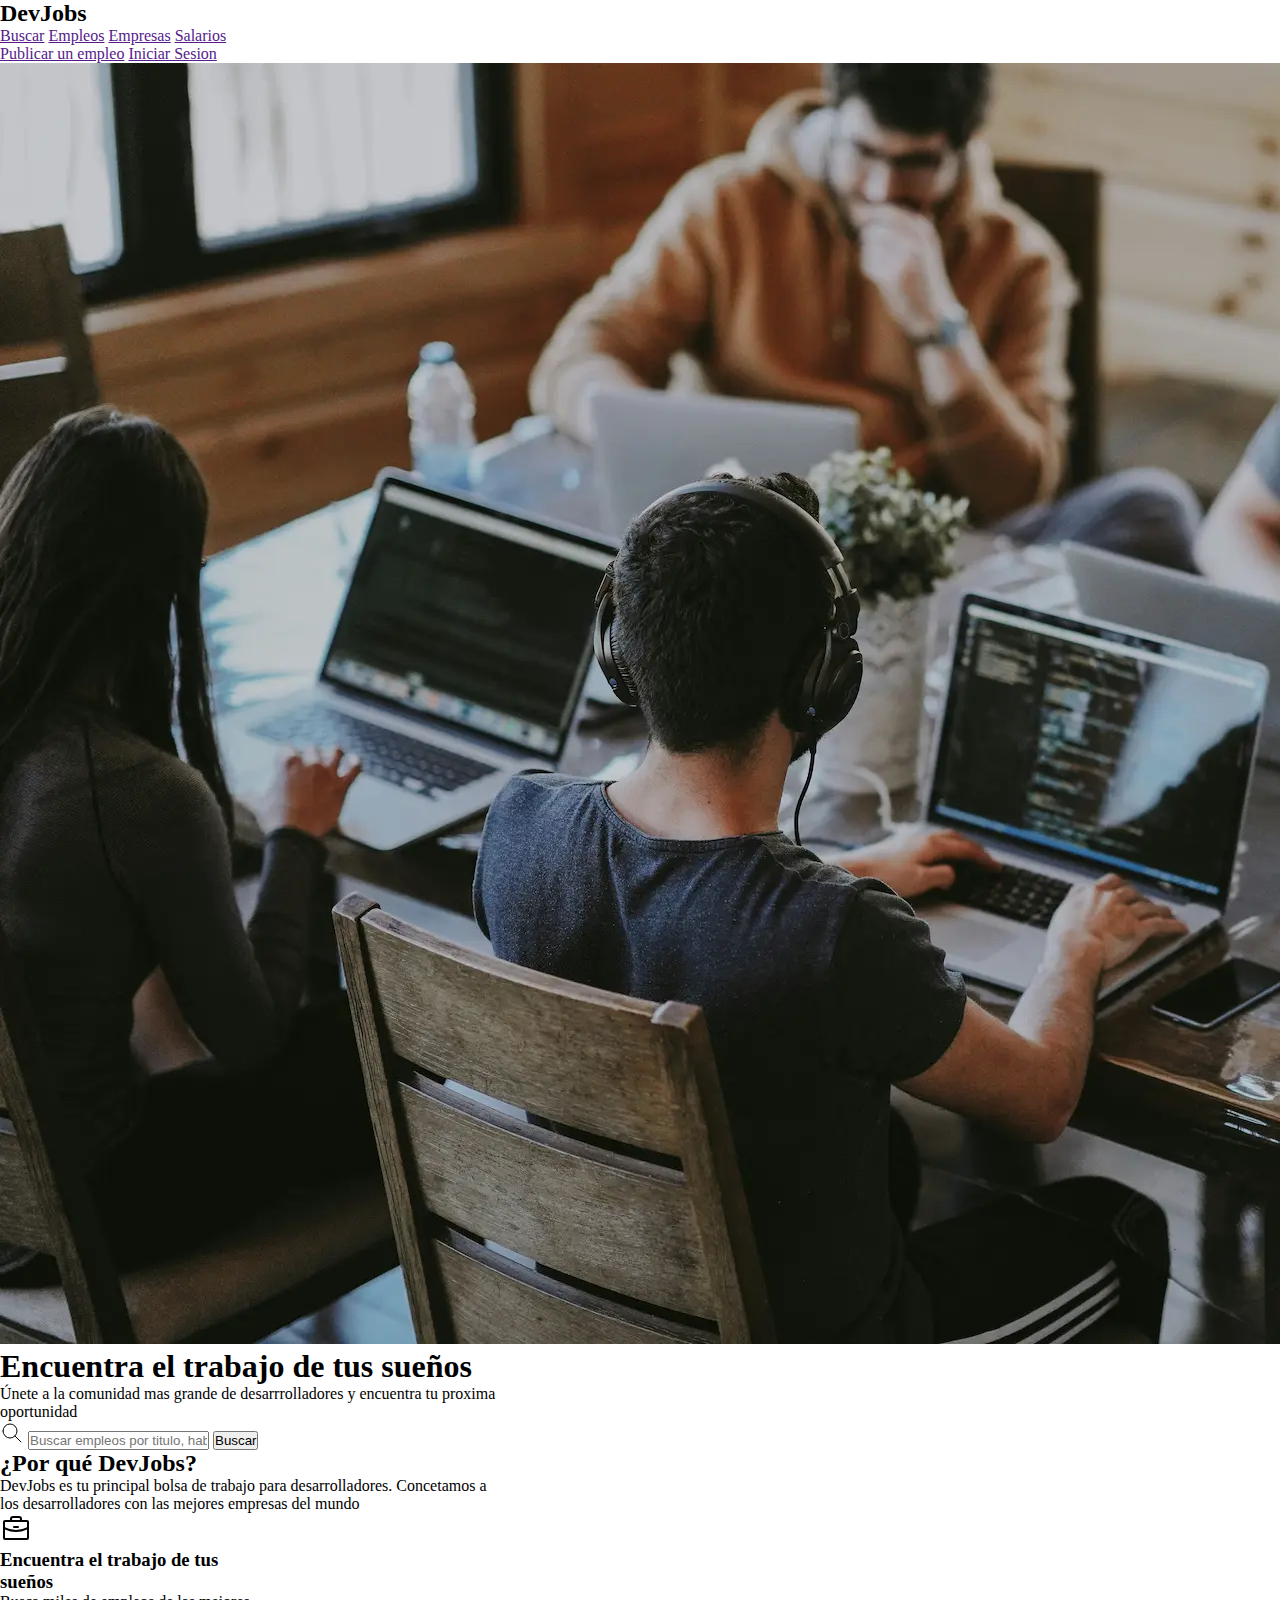
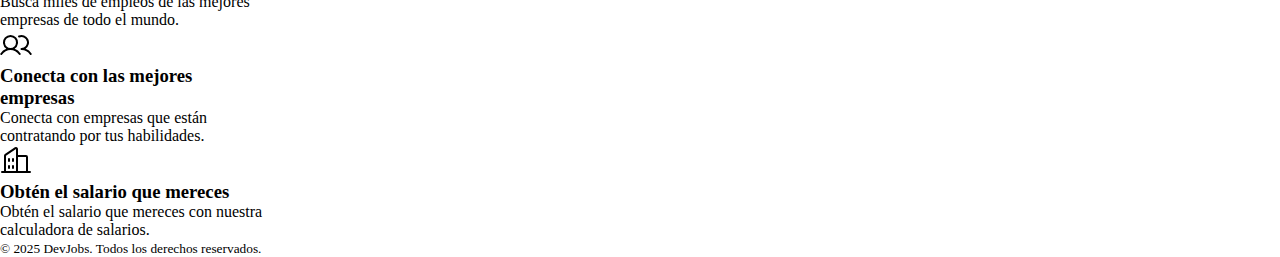
<file: Modulo HTML/index.html>
<!DOCTYPE html>
<html lang="es">

<head>
    <meta charset="UTF-8">
    <meta name="description" content="Encuentra las mejores ofertas de trabajo para desarrolladores en DevJobs">
    <meta name="viewport" content="width=device-width, initial-scale=1.0">
    <title>DevJobs - Inicio</title>
    <link rel="stylesheet" href="style.css">
</head>

<body>
    <!--header-->
    <header class="header">
        <h2>DevJobs</h2>

        <!--la etiqueta nav es de navegacion, google y lectores de pantalla lo reconocen como naveación principal-->
        <nav>
            <a href="">Buscar</a>
            <a href="">Empleos</a>
            <a href="">Empresas</a>
            <a href="">Salarios</a>
        </nav>
        <!-- a significa anchor que traduce ancla de crear un enlance, href = hypertext reference -->
        <div>
            <a href="">Publicar un empleo</a>
            <a href="">Iniciar Sesion</a>
        </div>
    </header>

    <!--main-->
    <main>

        <section>
            <img src="./background.webp" alt="">

            <h1>Encuentra el trabajo de tus sueños</h1>

            <p>Únete a la comunidad mas grande de desarrrolladores y encuentra tu proxima <br> oportunidad</p>

            <form role="search">
                <svg xmlns="http://www.w3.org/2000/svg" width="24" height="24" viewBox="0 0 24 24" fill="none"
                    stroke="currentColor" stroke-width="1" stroke-linecap="round" stroke-linejoin="round"
                    class="icon icon-tabler icons-tabler-outline icon-tabler-search">
                    <path stroke="none" d="M0 0h24v24H0z" fill="none" />
                    <path d="M10 10m-7 0a7 7 0 1 0 14 0a7 7 0 1 0 -14 0" />
                    <path d="M21 21l-6 -6" />
                </svg>
                <input type="text" placeholder="Buscar empleos por titulo, habilidad o empresa">
                <button type="submit">Buscar</button>
            </form>
        </section>

        <section>
            <header>
                <h2>¿Por qué DevJobs?</h2>
                <p>
                    DevJobs es tu principal bolsa de trabajo para desarrolladores. Concetamos a <br> los desarrolladores
                    con
                    las mejores empresas del mundo
                </p>
            </header>

            <div class="container">
                <footer>
                    <article>
                        <svg fill="currentColor" height="32" viewBox="0 0 256 256" width="32"
                            xmlns="http://www.w3.org/2000/svg" aria-hidden="true">
                            <path
                                d="M216,56H176V48a24,24,0,0,0-24-24H104A24,24,0,0,0,80,48v8H40A16,16,0,0,0,24,72V200a16,16,0,0,0,16,16H216a16,16,0,0,0,16-16V72A16,16,0,0,0,216,56ZM96,48a8,8,0,0,1,8-8h48a8,8,0,0,1,8,8v8H96ZM216,72v41.61A184,184,0,0,1,128,136a184.07,184.07,0,0,1-88-22.38V72Zm0,128H40V131.64A200.19,200.19,0,0,0,128,152a200.25,200.25,0,0,0,88-20.37V200ZM104,112a8,8,0,0,1,8-8h32a8,8,0,0,1,0,16H112A8,8,0,0,1,104,112Z">
                            </path>
                        </svg>
                        <h3>
                            Encuentra el trabajo de tus <br> sueños
                        </h3>
                        <p>Busca miles de empleos de las mejores <br> empresas de todo el mundo.</p>
                    </article>

                    <article>
                        <svg fill="currentColor" height="32" viewBox="0 0 256 256" width="32"
                            xmlns="http://www.w3.org/2000/svg" aria-hidden="true">
                            <path
                                d="M117.25,157.92a60,60,0,1,0-66.5,0A95.83,95.83,0,0,0,3.53,195.63a8,8,0,1,0,13.4,8.74,80,80,0,0,1,134.14,0,8,8,0,0,0,13.4-8.74A95.83,95.83,0,0,0,117.25,157.92ZM40,108a44,44,0,1,1,44,44A44.05,44.05,0,0,1,40,108Zm210.14,98.7a8,8,0,0,1-11.07-2.33A79.83,79.83,0,0,0,172,168a8,8,0,0,1,0-16,44,44,0,1,0-16.34-84.87,8,8,0,1,1-5.94-14.85,60,60,0,0,1,55.53,105.64,95.83,95.83,0,0,1,47.22,37.71A8,8,0,0,1,250.14,206.7Z">
                            </path>
                        </svg>
                        <h3>
                            Conecta con las mejores <br> empresas
                        </h3>
                        <p>Conecta con empresas que están <br> contratando por tus habilidades.</p>
                    </article>

                    <article>
                        <svg fill="currentColor" height="32" viewBox="0 0 256 256" width="32"
                            xmlns="http://www.w3.org/2000/svg" aria-hidden="true">
                            <path
                                d="M240,208H224V96a16,16,0,0,0-16-16H144V32a16,16,0,0,0-24.88-13.32L39.12,72A16,16,0,0,0,32,85.34V208H16a8,8,0,0,0,0,16H240a8,8,0,0,0,0-16ZM208,96V208H144V96ZM48,85.34,128,32V208H48ZM112,112v16a8,8,0,0,1-16,0V112a8,8,0,1,1,16,0Zm-32,0v16a8,8,0,0,1-16,0V112a8,8,0,1,1,16,0Zm0,56v16a8,8,0,0,1-16,0V168a8,8,0,0,1,16,0Zm32,0v16a8,8,0,0,1-16,0V168a8,8,0,0,1,16,0Z">
                            </path>
                        </svg>
                        <h3>
                            Obtén el salario que mereces
                        </h3>
                        <p>Obtén el salario que mereces con nuestra <br> calculadora de salarios.</p>
                    </article>
                </footer>
            </div>
        </section>
    </main>
    <!--footer-->
    <footer>
        <small>&copy; 2025 DevJobs. Todos los derechos reservados.</small>
    </footer>

</body>

</html>
</file>
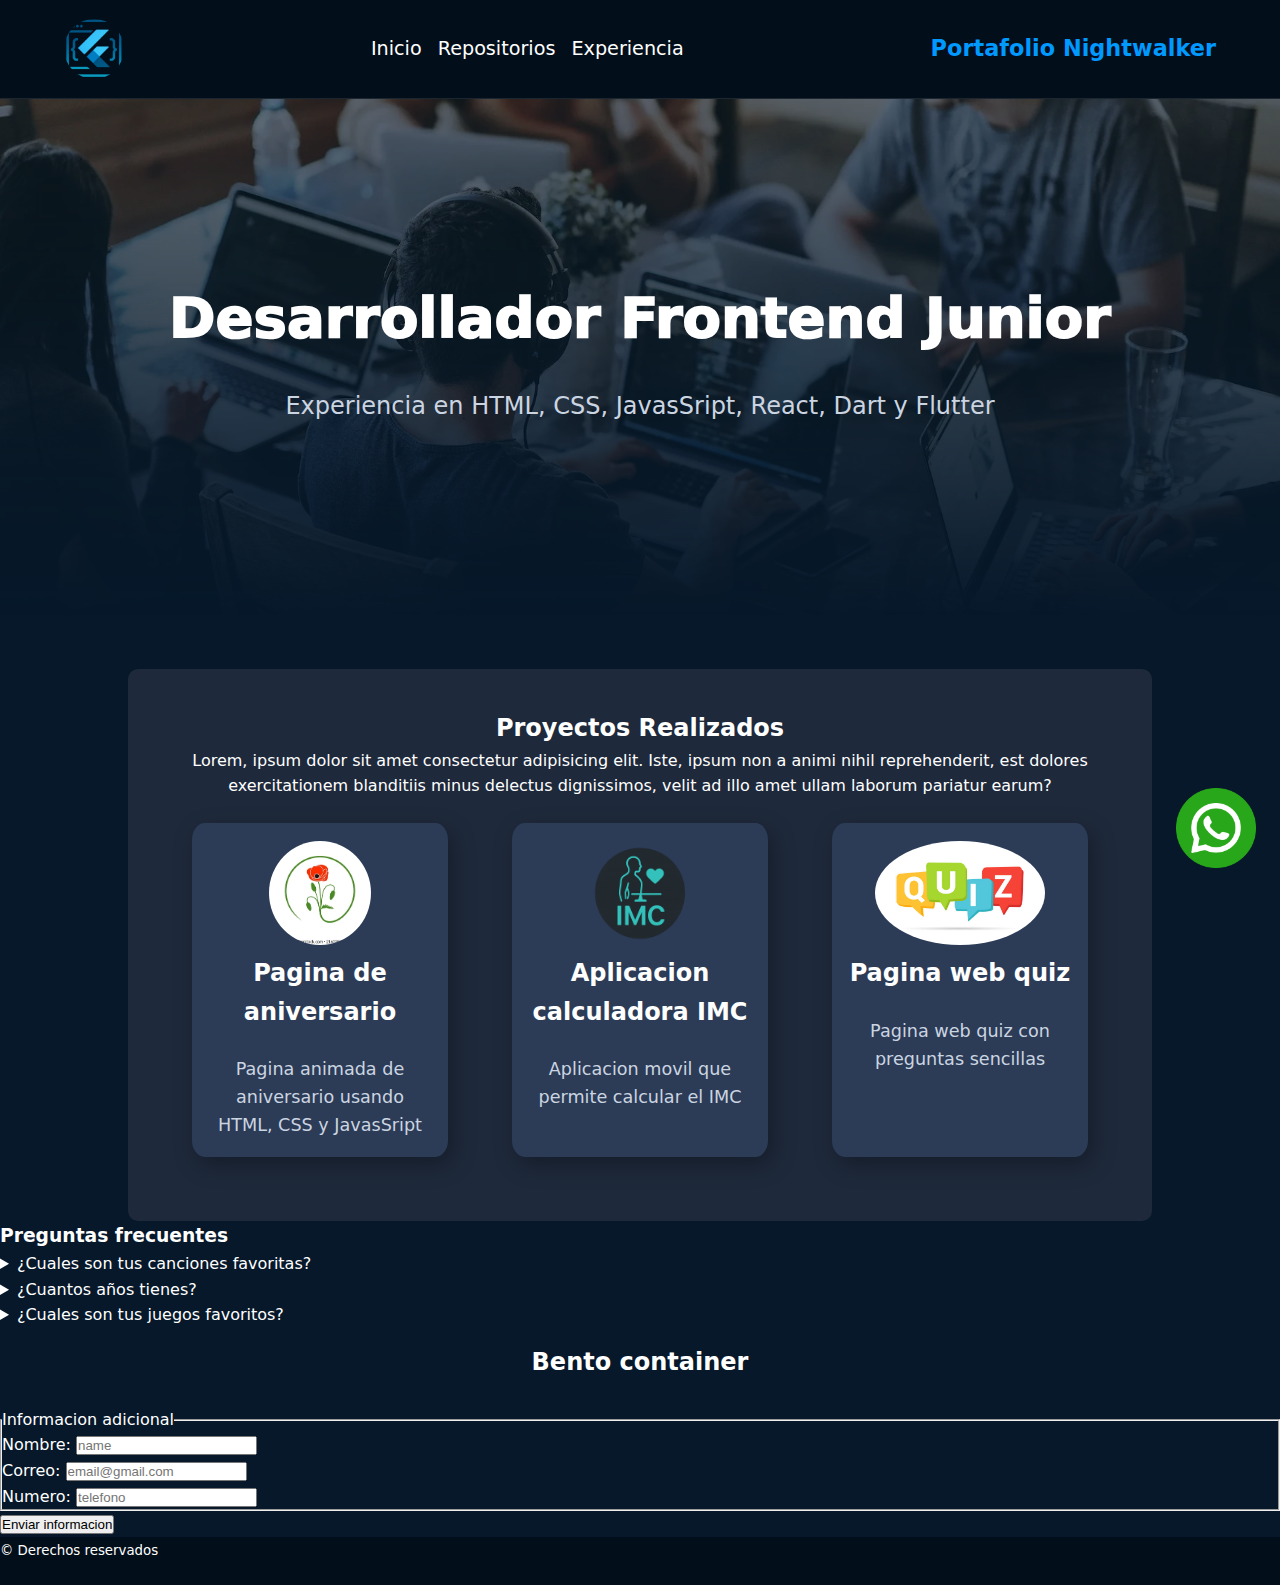
<file: Modulo HTML/Curso HTML/index.html>
<!DOCTYPE html> <!-- Esto le indica al navegador que este documento es un html -->
<html lang="es"> <!--   -->

<head>
    <meta charset="UTF-8">
    <meta name="viewport" content="width=device-width, initial-scale=1.0">
    <title>Portafolio</title>
    <meta name="description" content="Portafolio de Samuel Marin">
    <link rel="shortcut icon" href="./images/icon.png" type="image/x-icon">
    <link rel="stylesheet" href="style.css">
</head>

<body>

    <header class="header">
        <div class="header_container">
        <img src="./images/icon.png" alt="logo del portafolio de Samuel Marin Sanchez" , width="60">
        <nav>
            <a href="#inicio">Inicio</a>
            <a href="#repositorios">Repositorios</a>
            <a href="">Experiencia</a>
        </nav>

        <h2>Portafolio Nightwalker</h2>
        </div>
    </header>

    <main>

        <!-- <dialog id="dialog">
            <h1>esta es una moda</h1>
            <p>presiona el boton para cerrar la modal</p>
            <button id="hidemodal">Cerrar modal</button>
        </dialog>

        <button id="mostrarmodal">Abrir modal</button>

        <script>
            window.mostrarmodal.addEventListener('click', () => {
                window.dialog.showModal()
            })

            window.hidemodal.addEventListener('click', () => {
                window.dialog.close()
            })
        </script>
        -->

        <section>

                <img src="/Modulo HTML/background.webp" alt="">

                <h1 id="inicio">
                    Desarrollador Frontend Junior
                </h1>

                <p>
                    Experiencia en HTML, CSS, JavasSript, React, Dart y Flutter
                </p>

        </section>


        <div class="container-proyects">
            <section class="section-proyects">
                <header>
                    <h2 id="repositorios">Proyectos Realizados</h2>
                    <p>Lorem, ipsum dolor sit amet consectetur adipisicing elit. Iste, ipsum non a animi nihil
                        reprehenderit, est dolores exercitationem blanditiis minus delectus dignissimos, velit ad illo
                        amet
                        ullam laborum pariatur earum?</p>
                </header>


                <footer class="footer-proyects">
                    <article class="card">
                            <img src="./images/flor_icono.webp" alt="">
                            <a href="https://github.com/Samuel0322M/aniversario/tree/main" target="_blank">
                                <h3>Pagina de aniversario</h3>
                            </a>
                            <p>
                                Pagina animada de aniversario usando HTML, CSS y JavasSript
                            </p>
                        </a>


                    </article>

                    <article class="card">
                            <img src="./images/imcIcon (1).png" alt="">
                            <a href="https://github.com/Samuel0322M/flutter_imc" target="_blank">
                            <h3>Aplicacion calculadora IMC</h3>
                            </a>
                            <p>
                                Aplicacion movil que permite calcular el IMC
                            </p>
                    </article>

                    <article class="card">
                            <img src="./images/icon_quiz.jpg" alt="">
                            <a href="https://github.com/Samuel0322M/Quiz" target="_blank">
                            <h3>Pagina web quiz</h3>
                            </a>
                            <p>Pagina web quiz con preguntas sencillas</p>
                    </article>

                </footer>
            </section>
        </div>

        <aside>
            <a href="https://wa.link/tx60r0" target="_blank">
                <img src="./images/icon whatsap.png" alt="">
            </a>
        </aside>

        <section>

            <header>
                <h3>Preguntas frecuentes</h3>
            </header>

            <footer>
                <details>
                    <summary>¿Cuales son tus canciones favoritas?</summary>
                    <p>
                        live and learn
                    </p>
                </details>
                <details>
                    <summary>¿Cuantos años tienes?</summary>
                    <p>
                        19 añitos
                    </p>
                </details>
                <details>
                    <summary>¿Cuales son tus juegos favoritos?</summary>
                    <p>
                        Zelda Breath of the wild, hollow knight
                    </p>
                </details>
            </footer>
        </section>


        <section>
            <h3>Bento container</h3>

            <div class="container">
                <div></div>
                <div></div>
                <div></div>
                <div></div>
                <div></div>
            </div>
        </section>

        <br>

        <section>
            <form action="/" method="post">
                <fieldset>
                    <legend>
                        Informacion adicional
                    </legend>
                    <div>
                        <label>
                            Nombre:
                            <input type="text" placeholder="name" name="name" required>
                        </label>
                    </div>
                    <div>
                        <label>
                            Correo:
                            <input type="email" placeholder="email@gmail.com" name="email" required>
                        </label>
                    </div>
                    <div>
                        <label>
                            Numero:
                            <input type="tel" , placeholder="telefono" , name="telefono">
                        </label>
                    </div>
                </fieldset>
                <button>Enviar informacion</button>
            </form>
        </section>


    </main>

    <footer class="footer-container">
        <small>&copy; Derechos reservados</small>
    </footer>
</body>

</html>
</file>
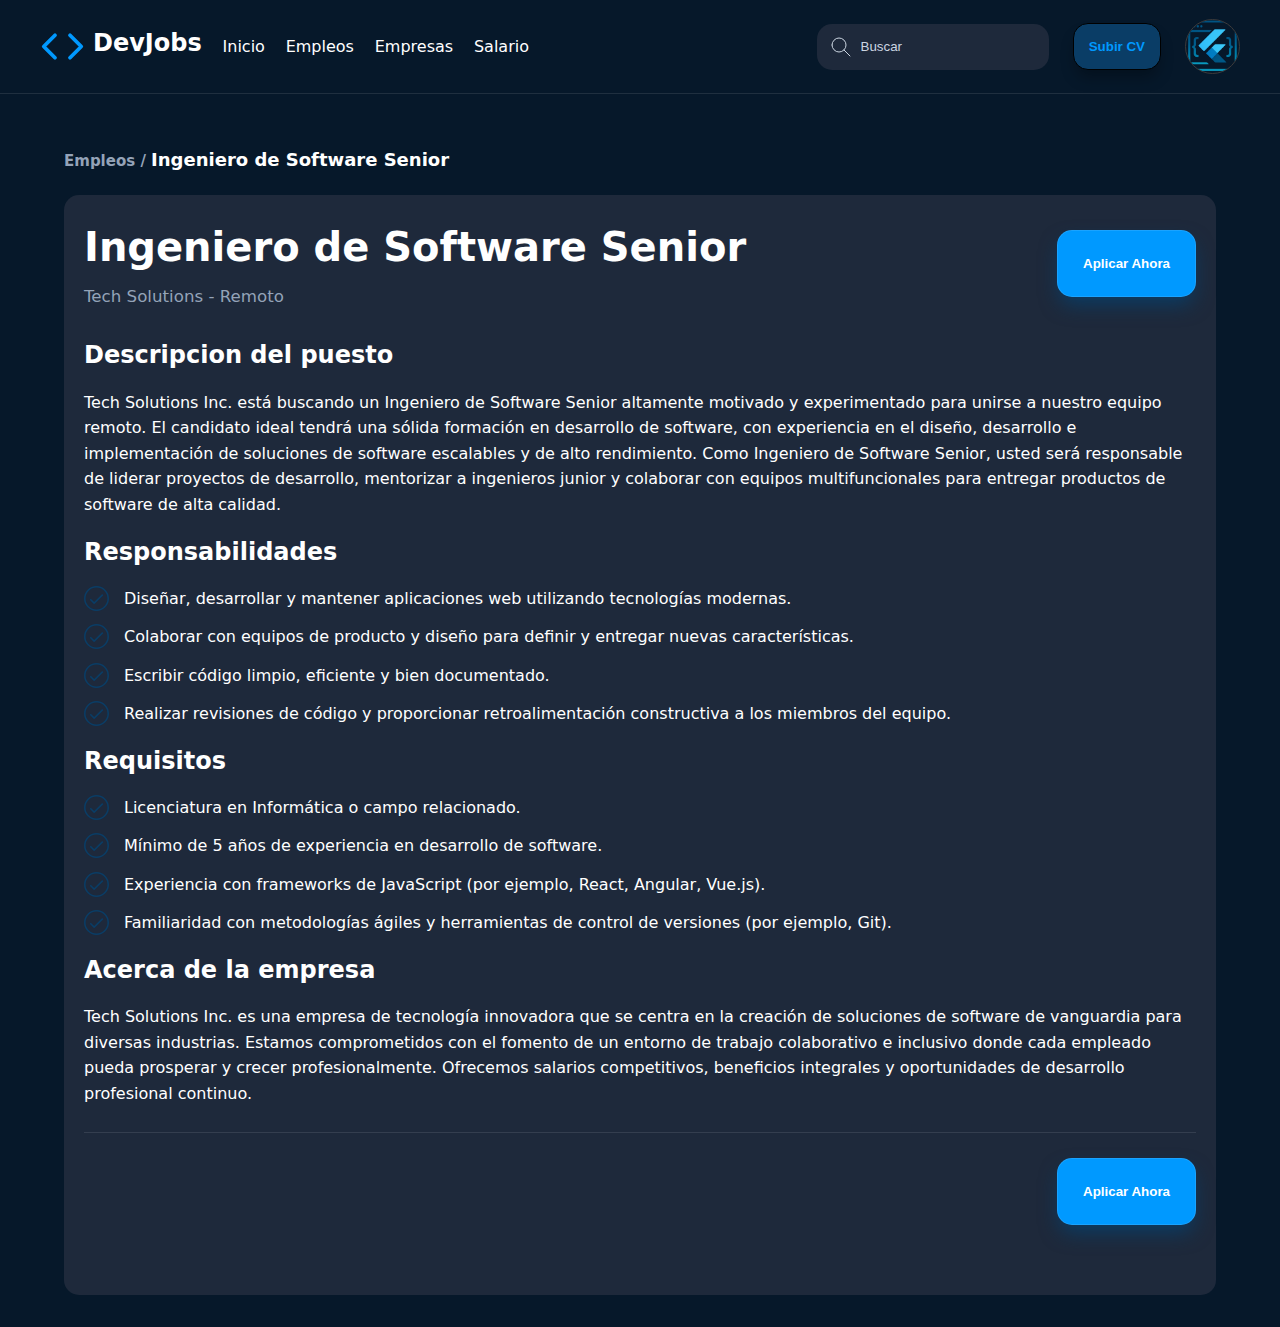
<file: Modulo HTML/detalle-resultados-page.html>
<!DOCTYPE html>
<html lang="en">

<head>
    <meta charset="UTF-8">
    <meta name="viewport" content="width=device-width, initial-scale=1.0">
    <title>detalle de resultado</title>
    <link rel="stylesheet" href="/styles/detalle-resultados-style.css">
</head>

<body>

    <header>
        <nav>
            <h1>
                <svg fill="none" stroke="currentColor" stroke-linecap="round" stroke-linejoin="round" stroke-width="2"
                    viewBox="0 0 24 24" xmlns="http://www.w3.org/2000/svg">
                    <polyline points="16 18 22 12 16 6"></polyline>
                    <polyline points="8 6 2 12 8 18"></polyline>
                </svg>
                <a href="/index-main.html">DevJobs</a>
            </h1>
            <a href="#">Inicio</a>
            <a href="#">Empleos</a>
            <a href="#">Empresas</a>
            <a href="#">Salario</a>
        </nav>

        <div class="header-search">
            <form role="search">
                <div>
                    <svg xmlns="http://www.w3.org/2000/svg" width="24" height="24" viewBox="0 0 24 24" fill="none"
                        stroke="currentColor" stroke-width="1" stroke-linecap="round" stroke-linejoin="round"
                        class="icon icon-tabler icons-tabler-outline icon-tabler-search">
                        <path stroke="none" d="M0 0h24v24H0z" fill="none" />
                        <path d="M10 10m-7 0a7 7 0 1 0 14 0a7 7 0 1 0 -14 0" />
                        <path d="M21 21l-6 -6" />
                    </svg>
                    <input type="text" placeholder="Buscar">
                </div>
            </form>

            <button>Subir CV</button>
            <img src="/Modulo HTML/Curso HTML/images/icon.png" alt="">
        </div>
    </header>

    <main>
        <h4>
            <small>Empleos / </small>
            Ingeniero de Software Senior
        </h4>

        <section>

            <header>
                <div class="title">
                    <h1>Ingeniero de Software Senior</h1>
                    <small>Tech Solutions - Remoto</small>
                </div>
                <button class="button-apply">Aplicar Ahora</button>
            </header>

            <article>
                <h3>Descripcion del puesto</h3>
                <p>
                    Tech Solutions Inc. está buscando un Ingeniero de Software Senior altamente motivado y experimentado
                    para unirse a nuestro equipo remoto. El candidato ideal tendrá una sólida formación en desarrollo de
                    software, con experiencia en el diseño, desarrollo e implementación de soluciones de software
                    escalables y de alto rendimiento. Como Ingeniero de Software Senior, usted será responsable de
                    liderar proyectos de desarrollo, mentorizar a ingenieros junior y colaborar con equipos
                    multifuncionales para entregar productos de software de alta calidad.
                </p>
            </article>

            <article>
                <h3>Responsabilidades</h3>
                <ul>
                    <li><svg xmlns="http://www.w3.org/2000/svg" viewBox="0 0 32 32">
                            <g data-name="60-Check">
                                <path
                                    d="M16 0a16 16 0 1 0 16 16A16 16 0 0 0 16 0zm0 30a14 14 0 1 1 14-14 14 14 0 0 1-14 14z" />
                                <path d="m13 20.59-4.29-4.3-1.42 1.42 5 5a1 1 0 0 0 1.41 0l11-11-1.41-1.41z" />
                            </g>
                        </svg>
                        Diseñar, desarrollar y mantener aplicaciones web utilizando tecnologías modernas.</li>
                    <li><svg xmlns="http://www.w3.org/2000/svg" viewBox="0 0 32 32">
                            <g data-name="60-Check">
                                <path
                                    d="M16 0a16 16 0 1 0 16 16A16 16 0 0 0 16 0zm0 30a14 14 0 1 1 14-14 14 14 0 0 1-14 14z" />
                                <path d="m13 20.59-4.29-4.3-1.42 1.42 5 5a1 1 0 0 0 1.41 0l11-11-1.41-1.41z" />
                            </g>
                        </svg>
                        Colaborar con equipos de producto y diseño para definir y entregar nuevas características.</li>
                    <li><svg xmlns="http://www.w3.org/2000/svg" viewBox="0 0 32 32">
                            <g data-name="60-Check">
                                <path
                                    d="M16 0a16 16 0 1 0 16 16A16 16 0 0 0 16 0zm0 30a14 14 0 1 1 14-14 14 14 0 0 1-14 14z" />
                                <path d="m13 20.59-4.29-4.3-1.42 1.42 5 5a1 1 0 0 0 1.41 0l11-11-1.41-1.41z" />
                            </g>
                        </svg>
                        Escribir código limpio, eficiente y bien documentado.</li>
                    <li><svg xmlns="http://www.w3.org/2000/svg" viewBox="0 0 32 32">
                            <g data-name="60-Check">
                                <path
                                    d="M16 0a16 16 0 1 0 16 16A16 16 0 0 0 16 0zm0 30a14 14 0 1 1 14-14 14 14 0 0 1-14 14z" />
                                <path d="m13 20.59-4.29-4.3-1.42 1.42 5 5a1 1 0 0 0 1.41 0l11-11-1.41-1.41z" />
                            </g>
                        </svg>
                        Realizar revisiones de código y proporcionar retroalimentación constructiva a los miembros del
                        equipo.</li>
                </ul>
            </article>

            <article>
                <h3>Requisitos</h3>
                <ul>
                    <li><svg xmlns="http://www.w3.org/2000/svg" viewBox="0 0 32 32">
                            <g data-name="60-Check">
                                <path
                                    d="M16 0a16 16 0 1 0 16 16A16 16 0 0 0 16 0zm0 30a14 14 0 1 1 14-14 14 14 0 0 1-14 14z" />
                                <path d="m13 20.59-4.29-4.3-1.42 1.42 5 5a1 1 0 0 0 1.41 0l11-11-1.41-1.41z" />
                            </g>
                        </svg>
                        Licenciatura en Informática o campo relacionado.</li>
                    <li><svg xmlns="http://www.w3.org/2000/svg" viewBox="0 0 32 32">
                            <g data-name="60-Check">
                                <path
                                    d="M16 0a16 16 0 1 0 16 16A16 16 0 0 0 16 0zm0 30a14 14 0 1 1 14-14 14 14 0 0 1-14 14z" />
                                <path d="m13 20.59-4.29-4.3-1.42 1.42 5 5a1 1 0 0 0 1.41 0l11-11-1.41-1.41z" />
                            </g>
                        </svg>
                        Mínimo de 5 años de experiencia en desarrollo de software.</li>
                    <li><svg xmlns="http://www.w3.org/2000/svg" viewBox="0 0 32 32">
                            <g data-name="60-Check">
                                <path
                                    d="M16 0a16 16 0 1 0 16 16A16 16 0 0 0 16 0zm0 30a14 14 0 1 1 14-14 14 14 0 0 1-14 14z" />
                                <path d="m13 20.59-4.29-4.3-1.42 1.42 5 5a1 1 0 0 0 1.41 0l11-11-1.41-1.41z" />
                            </g>
                        </svg>
                        Experiencia con frameworks de JavaScript (por ejemplo, React, Angular, Vue.js).</li>
                    <li><svg xmlns="http://www.w3.org/2000/svg" viewBox="0 0 32 32">
                            <g data-name="60-Check">
                                <path
                                    d="M16 0a16 16 0 1 0 16 16A16 16 0 0 0 16 0zm0 30a14 14 0 1 1 14-14 14 14 0 0 1-14 14z" />
                                <path d="m13 20.59-4.29-4.3-1.42 1.42 5 5a1 1 0 0 0 1.41 0l11-11-1.41-1.41z" />
                            </g>
                        </svg>
                        Familiaridad con metodologías ágiles y herramientas de control de versiones (por ejemplo, Git).
                    </li>
                </ul>
            </article>

            <article>
                <h3>Acerca de la empresa</h3>
                <p>Tech Solutions Inc. es una empresa de tecnología innovadora que se centra en la creación de
                    soluciones de software de vanguardia para diversas industrias. Estamos comprometidos con el fomento
                    de un entorno de trabajo colaborativo e inclusivo donde cada empleado pueda prosperar y crecer
                    profesionalmente. Ofrecemos salarios competitivos, beneficios integrales y oportunidades de
                    desarrollo profesional continuo.</p>
            </article>

            <footer>
                <button class="button-apply">Aplicar Ahora</button>
            </footer>
        </section>


    </main>

    <footer>

    </footer>
</body>

</html>
</file>
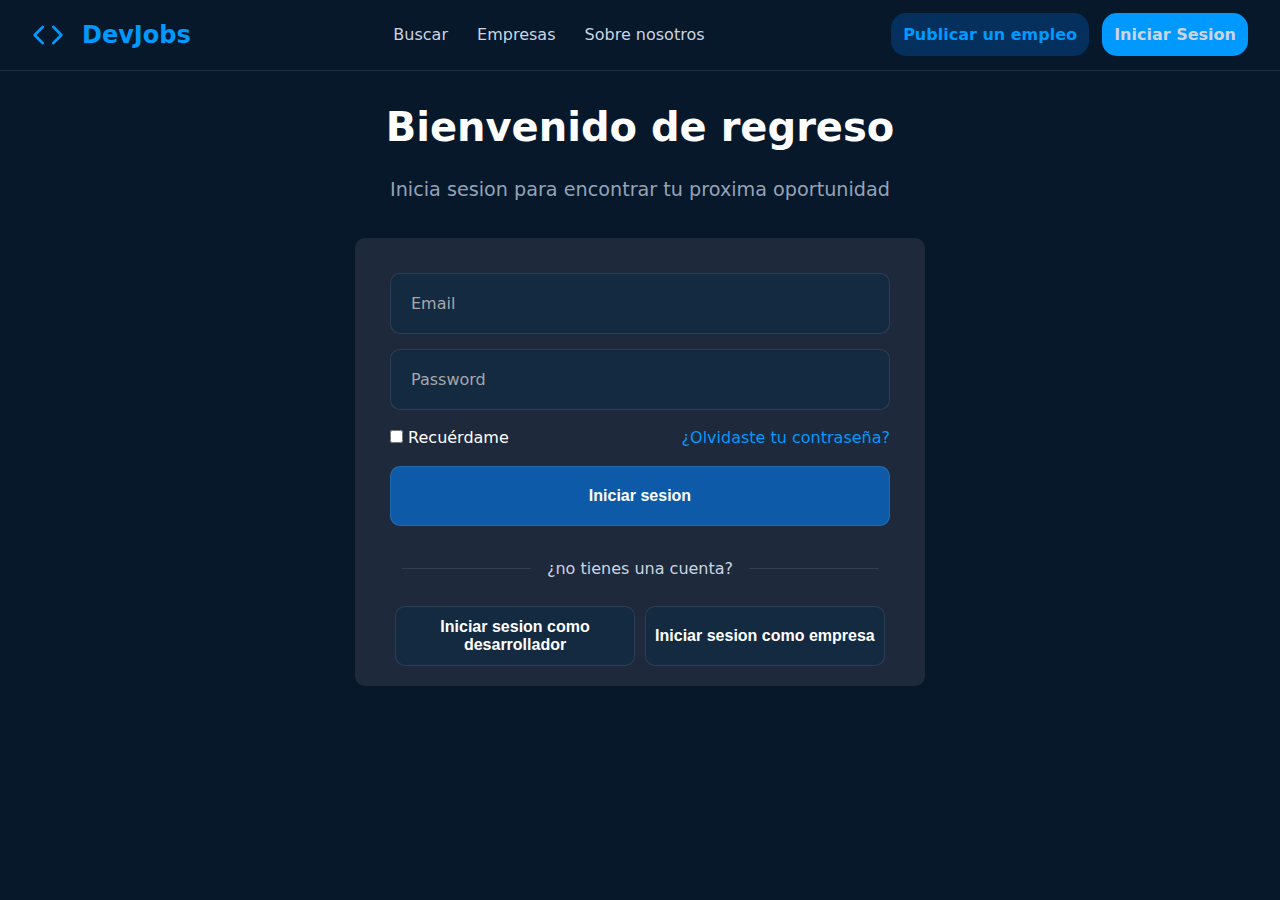
<file: Modulo HTML/login-page.html>
<!DOCTYPE html>
<html lang="en">

<head>
    <meta charset="UTF-8">
    <meta name="viewport" content="width=device-width, initial-scale=1.0">
    <title>Login</title>
    <link rel="stylesheet" href="/styles/login-style.css">
</head>

<body>

    <header>
        <h1>
            <svg fill="none" stroke="currentColor" stroke-linecap="round" stroke-linejoin="round" stroke-width="2"
                viewBox="0 0 24 24" xmlns="http://www.w3.org/2000/svg">
                <polyline points="16 18 22 12 16 6"></polyline>
                <polyline points="8 6 2 12 8 18"></polyline>
            </svg>
            DevJobs
        </h1>

        <!--la etiqueta nav es de navegacion, google y lectores de pantalla lo reconocen como naveación principal-->
        <nav>
            <a href="">Buscar</a>
            <a href="">Empresas</a>
            <a href="">Sobre nosotros</a>
        </nav>
        <!-- a significa anchor que traduce ancla de crear un enlance, href = hypertext reference -->
        <div class="botton-work">
            <a href="">Publicar un empleo</a>
            <a href="">Iniciar Sesion</a>
        </div>
    </header>

    <main>
        <h1>Bienvenido de regreso</h1>
        <p>Inicia sesion para encontrar tu proxima oportunidad</p>

        <section>

            <form role="log">

                <div class="inputs-box">
                    <div class="input">
                        <!--  -->

                        <input type="email" placeholder="Email">
                    </div>

                    <div class="input">
                        <!-- <svg xmlns="http://www.w3.org/2000/svg" width="24" height="24">
                            <path d="M18 7V4a2 2 0 0 0-2-2H8a2 2 0 0 0-2 2v3H3v14h18V7zM8 4h8v3H8zm11 15H5V9h14z" />
                            <path d="M11 14.722V17h2v-2.278a2 2 0 1 0-2 0z" />
                        </svg> -->
                        <input type="password" placeholder="Password">
                    </div>
                </div>


                <fieldset>
                    <div class="remember-box">
                        <label>
                            <input type="checkbox" name="remember">
                            Recuérdame
                        </label>
                    </div>
                    <a href="#">¿Olvidaste tu contraseña?</a>
                </fieldset>


                <button type="submit">Iniciar sesion</button>
            </form>

            
            <p>¿no tienes una cuenta?</p>

            <div class="buttons-logins">
                <button>Iniciar sesion como desarrollador</button>
                <button>Iniciar sesion como empresa</button>
            </div>
        </section>

    </main>

    <footer>

    </footer>
</body>

</html>
</file>
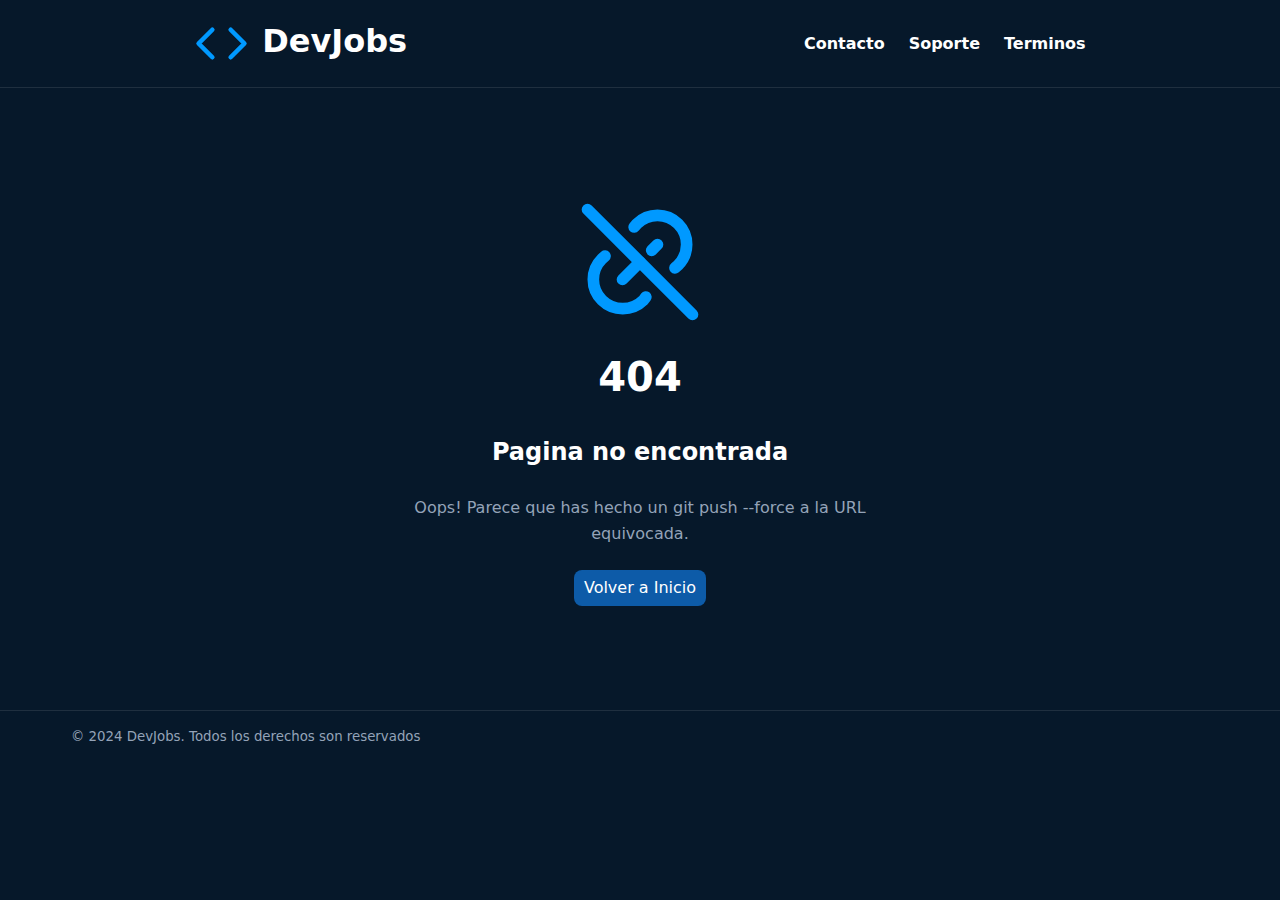
<file: Modulo HTML/not-found-page.html>
<!DOCTYPE html>
<html lang="en">

<head>
    <meta charset="UTF-8">
    <meta name="viewport" content="width=device-width, initial-scale=1.0">
    <title>Not Found</title>
    <link rel="stylesheet" href="/styles/not-found-style.css">
</head>

<body>

    <header>
        <h1>
            <svg fill="none" stroke="currentColor" stroke-linecap="round" stroke-linejoin="round" stroke-width="2"
                viewBox="0 0 24 24" xmlns="http://www.w3.org/2000/svg">
                <polyline points="16 18 22 12 16 6"></polyline>
                <polyline points="8 6 2 12 8 18"></polyline>
            </svg>
            DevJobs
        </h1>

        <nav>
            <a href="#">Contacto</a>
            <a href="#">Soporte</a>
            <a href="#">Terminos</a>
        </nav>


    </header>

    <main>
        <section>
            <h1>
            <svg xmlns="http://www.w3.org/2000/svg" width="24" height="24" viewBox="0 0 24 24" fill="none"
                stroke="currentColor" stroke-width="2" stroke-linecap="round" stroke-linejoin="round">
                <path d="M9 15l3 -3m2 -2l1 -1" />
                <path d="M11 6l.463 -.536a5 5 0 0 1 7.071 7.072l-.534 .464" />
                <path d="M3 3l18 18" />
                <path d="M13 18l-.397 .534a5.068 5.068 0 0 1 -7.127 0a4.972 4.972 0 0 1 0 -7.071l.524 -.463" />
            </svg>
            404</h1>
            <h2>
                Pagina no encontrada
            </h2>
            <p>
                Oops! Parece que has hecho un git push --force a la URL <br> equivocada.
            </p>

            <div>
                <a href="index.html">Volver a Inicio</a>
            </div>
        </section>

    </main>

    <footer>
        <small>&copy; 2024 DevJobs. Todos los derechos son reservados</small>

    </footer>
</body>

</html>
</file>
<file: Modulo HTML/style.css>
*{
    margin: 0;
    padding: 0;
    box-sizing: border-box;
}
</file>
<file: Modulo HTML/Curso HTML/style.css>
/*Propiedas iniciales para sobreescribir el css del navegador, el navegador cuenta con 
un margen por defecto de 8px, la propiedad box sizing con el valor border box hace que
integre directamente en el tamaño de la caja el contenido, el margen y el padding, sin
esta propiedad la caja seria el contenido + el margen + el padding*/
* {
    margin: 0;
    padding: 0;
    box-sizing: border-box;
}

/* Se crean las variables de los colores que se van a utilizar */

:root {
    --primary: #3b4550;
    --primary-dark: #0a3d66;
    --primary-hover: #0d5ba8;
    --primary-light: #09f;
    --background: #06182a;
    --background-header: #020e1a;
    --text-primary: #ffffff;
    --text-secondary: #cbd5e1;
    --text-muted: #94a3b8;
    --border: rgba(255, 255, 255, 0.1);
    --section-bg: #1e293b;
    --card-bg: #2c3c57;
    --shadow: rgba(0, 0, 0, 0.3);
    --input-bg: #1e293b;
    --hsla-example: hsla(210, 100%, 56%, 1);
}

/* se le indica al cuerpo, el tipo de letra que use del sistema, el color del background
el color del texto, el min de altura que es el 100 del viewport, que es que el minimo que vea
el usuario es 100 de su vista y la altura entre lineas*/
body {
    font-family: system-ui, -apple-system, BlinkMacSystemFont, 'Segoe UI', Roboto, Oxygen, Ubuntu, Cantarell, 'Open Sans', 'Helvetica Neue', sans-serif;
    background-color: var(--background);
    color: var(--text-primary);
    min-height: 100vh;
    line-height: 1.6;
}


/* se indica en el header un color de background el color del texto, que su display es flex
que el contenido tiene espacio entre el,  un espacio de 2, y una linea en el bottom
de 1 px */

.header {
    background-color: var(--background-header);
    color: var(--text-primary);
    border-bottom: 1px solid var(--border);
    padding: 1.2rem 0;

}

.header_container {
    display: flex;
    justify-content: space-between;
    align-items: center;
    width: 90%;
    gap: 2rem;
    max-width: 1200px;
    margin: 0 auto;
    text-align: center;

}

/*Se seleccionan todas las etiquetas nav dentro del header y se centran se les da
    un espacio y que se alineen*/
.header nav {
    align-items: center;
    gap: 1rem;
    display: flex;
}

.header img {
    border-radius: 50%;
}

.header h2 {
    font-size: 1.4rem;
    font-weight: 600;
    color: var(--primary-light);
}

/*dentro de la etiqueta nav las etiquetas a van a tener un text decoration none
    un color segun la variable, una transicion de color de 2 milisegundos, un ancho
    de 500 y un tamaño de 1.2 rem, adicional cuando se coloque el mouse encima tendra
    un color y no se vera la linea*/

.header nav a {
    text-decoration: none;
    color: var(--text-primary);
    transition: color 0.2s;
    font-weight: 500;
    font-size: 1.2rem;

    &:hover,
    &:focus {
        color: var(--primary);
        outline: none;
    }
}


main > section:nth-child(1) {

    height: 500px; /*La altura que va a tener el contenedor*/
    display: flex; /*convertir de block a flex para poder centrar los datos*/
    justify-content: center; /*centrar los datos verticalmente*/
    align-items: center; /**/
    text-align: center; /**/
    flex-direction: column; /* como se encuentra en flex*/
    
    /**/
    & > img {
        position: absolute; /**/
        object-fit: cover; /**/
        z-index: -1; /**/
        width: 100%; /**/
        height: 100%; /**/
        opacity: 65%; /**/ 
        left: 0; /**/
        margin:  0; /**/
        mask-image: linear-gradient(to bottom, rgba(16, 25, 34, 1) 5%, rgba(16, 25, 34, 0) 80%); /**/
    }

    h1 {
        font-size: 3.5rem;
        font-weight: 1000;
        padding-bottom: 1.5rem;
        color: var(--text-primary);
    }

    p {
        font-size: 1.5rem;
        color: var(--text-secondary);
    }
}

.container-proyects {
    padding-top: 70px;
    display: flex;
    justify-content: center;
}

.section-proyects {
    background-color: var(--section-bg);
    width: 80%;
    padding: 2.5rem;
    justify-content: center;
    flex-direction: column;
    text-align: center;
    border-radius: 10px;
}

.footer-proyects {
    display: grid;
    grid-template-columns: repeat(auto-fit, minmax(250px, 1fr));
    gap: 16px;
}

.card {
    background-color: var(--card-bg);
    margin: 1.5rem;
    border-radius: 5%;
    padding: 1.1rem;
    box-shadow: 5px 8px 23px var(--shadow);
}

.card a {
    text-decoration: none;
    color: var(--text-primary);
    font-weight: 500;
    font-size: 1.2rem;

}


.card img {
    border-radius: 100%;
    height: 6.5rem;
}

.card a h3 {
    font-size: 1.5rem;
    margin-bottom: 1.5rem;
}

.card a h3:hover,
.card a h3:focus {
    color: var(--primary-hover);
    transition: color 0.2s;
}

.card p {
    color: var(--text-secondary);
    font-size: 1.1rem;
}

aside {
    position: fixed;
    bottom: 1.5rem;
    right: 1.5rem;
}

aside img {
    height: 5rem;
}

aside img:hover {
    height: 6.5rem;
    box-shadow: 0 4px 12px var(--shadow);
}

.footer-container {
    background-color: var(--background-header);
    height: 3rem;
}

main > section:nth-child(5){
    margin-top: 15px;
    display: flex;
    justify-content: center;

}

main > section:nth-child(5) > h3 {
    font-size: 1.5rem;
}
</file>
<file: styles/detalle-resultados-style.css>
* {
    margin: 0;
    padding: 0;
    box-sizing: border-box;
}

:root {
    --primary: #3b4550;
    --primary-dark: #0a3d66;
    --primary-hover: #0d5ba8;
    --primary-light: #09f;
    --background: #06182a;
    --text-primary: #ffffff;
    --text-secondary: #cbd5e1;
    --text-muted: #94a3b8;
    --border: rgba(255, 255, 255, 0.1);
    --button-border: #3d3b3b;
    --card-bg: #1e293b;
    --shadow: rgba(0, 0, 0, 0.3);
    --input-bg: #1e293b;
    --hsla-example: hsla(210, 100%, 56%, 1);
}

@font-face {
    font-family: 'Inter Variable';
    font-style: normal;
    font-display: swap;
    font-weight: 100 900;
    src: url(https://cdn.jsdelivr.net/fontsource/fonts/inter:vf@latest/latin-wght-normal.woff2) format('woff2-variations');
    unicode-range: U+0000-00FF, U+0131, U+0152-0153, U+02BB-02BC, U+02C6, U+02DA, U+02DC, U+0304, U+0308, U+0329, U+2000-206F, U+20AC, U+2122, U+2191, U+2193, U+2212, U+2215, U+FEFF, U+FFFD;
}

body {
    font-family: system-ui, -apple-system, BlinkMacSystemFont, 'Segoe UI', Roboto, Oxygen, Ubuntu, Cantarell, 'Open Sans', 'Helvetica Neue', sans-serif;
    background-color: var(--background);
    display: flex;
    justify-content: center;
    flex-direction: column;
    line-height: 1.6;
    color: var(--text-primary);
}

body > header {
    display: flex;
    flex-direction: row;
    gap: 1.5rem;
    align-items: center;
    padding: 1.2rem 2.5rem;
    border-bottom: 1px solid var(--border);
    justify-content: space-between;
    flex-wrap: wrap;
}

header > nav {
    display: flex;
    gap: 1.3rem;
    align-items: center;
    justify-content: center;
}

header > nav > h1 {
    display: flex;
    gap: 0.5rem;
    font-size: 1.5rem;
    
    svg {
        height: 45px;
        color: var(--primary-light)
    }

}

header > nav > h1 > a, header > nav > a {
    text-decoration: none;
    color: var(--text-primary);
}

header > nav > h1 > a:hover, 
header > nav > a:hover {
    color: var(--primary-light);
}

.header-search {
    display: flex;
    gap: 1.5rem;
    align-items: center;
}

.header-search > form {
    display: flex;
    align-items: center;
    justify-content: center;
    background-color: var(--input-bg);
    border-radius: 15px;
    border: var(--button-border);
    padding: 0.7rem;
}

.header-search > form > div {
    display: flex;
    gap: 0.5rem;
    svg {
        color: var(--text-secondary);
    }
}

form input[type="text"]{
    border: none;
    outline: none;
    background: transparent;
    flex: 1;
    color: var(--text-secondary);
}

form input[type="text"]::placeholder{
    color: var(--text-secondary);
}

.header-search > button {
    background-color: var(--primary-dark);
    border: 1px solid black;
    box-shadow: 0px 10px 15px -3px var(--shadow);
    outline: none;
    padding: 15px;
    border-radius: 15px;
    color: var(--primary-light);
    font-weight: 700;
    
}

.header-search > img {
    height: 55px;
    border-radius: 100%;
    border: 1px solid var(--button-border);
}

main {
    padding: 2rem 4rem;
    display: flex;
    flex-direction: column;
}

main > h4 {
    margin: 20px 0px;
    font-size: 18px;

    small {
        color: var(--text-muted);
    }
}

main > section {
    background-color: var(--input-bg);
    padding: 20px;
    border-radius: 15px;
}

main > section > header {
    display: flex;
    justify-content: space-between;
    align-items: center;
    margin-bottom: 25px;
}

.title {
    font-size: 20px;

    small {
        color: var(--text-muted);
    }
}

.button-apply {
    border-radius: 15px;
    border: 1px solid var(--border);
    box-shadow: 0px 10px 20px -3px var(--primary-dark);
    background-color: var(--primary-light);
    color: var(--text-primary);
    font-weight: bold;
    padding: 25px;
}

section > article > h3{
    margin: 15px 0px;
    font-size: 1.5rem;
}

section > article > ul {
    display: flex;
    flex-direction: column;
    align-items: flex-start;
    gap: 0.8rem;
}

section > article > ul > li{
    display: flex;
    flex-direction: row;   
}


section > footer {
    display: flex;
    justify-content: flex-end;
    margin: 25px 0px;
    border-top: 1px solid var(--border);
}

section > footer > button {
    align-items: center;
    margin: 25px 0px;
}

section > article > ul > li > svg{
    fill: var(--primary-dark);
    height: 25px;
    margin-right: 15px;
    flex-shrink: 0;
}
</file>
<file: styles/login-style.css>
* {
    margin: 0;
    padding: 0;
    box-sizing: border-box;
}

:root {
    --primary: #3b4550;
    --primary-dark: #0a3d66;
    --primary-hover: #0d5ba8;
    --primary-light: #09f;
    --background: #06182a;
    --input-background: #142a41;
    --button-background: #052f5d;
    --text-primary: #ffffff;
    --text-secondary: #cbd5e1;
    --text-muted: #94a3b8;
    --border: rgba(255, 255, 255, 0.1);
    --card-bg: #1e293b;
    --shadow: rgba(0, 0, 0, 0.3);
    --input-bg: #1e293b;
    --hsla-example: hsla(210, 100%, 56%, 1);
}

@font-face {
    font-family: 'Inter Variable';
    font-style: normal;
    font-display: swap;
    font-weight: 100 900;
    src: url(https://cdn.jsdelivr.net/fontsource/fonts/inter:vf@latest/latin-wght-normal.woff2) format('woff2-variations');
    unicode-range: U+0000-00FF, U+0131, U+0152-0153, U+02BB-02BC, U+02C6, U+02DA, U+02DC, U+0304, U+0308, U+0329, U+2000-206F, U+20AC, U+2122, U+2191, U+2193, U+2212, U+2215, U+FEFF, U+FFFD;
}

body {
    font-family: system-ui, -apple-system, BlinkMacSystemFont, 'Segoe UI', Roboto, Oxygen, Ubuntu, Cantarell, 'Open Sans', 'Helvetica Neue', sans-serif;
    background-color: var(--background);
    display: flex;
    justify-content: center;
    flex-direction: column;
    line-height: 1.6;
    color: var(--text-primary);
}

header {
    display: flex;
    justify-content: space-between;
    align-items: center;
    padding: 1rem 2rem;
    border-bottom: 1px solid var(--border);
    gap: 10px;
    flex-wrap: wrap;
}

header>h1 {
    display: flex;
    font-size: 1.5rem;
    color: var(--primary-light);
    align-items: center;
    gap: 10px;

    svg {
        height: 2rem;
        margin-right: 0.5rem;
        color: var(--primary-light);
    }
}

header nav a {
    color: var(--text-secondary);
    text-decoration: none;
    margin-left: 1.5rem;
    font-weight: 500;
    transition: color 0.3s ease;
}

header>div>a:nth-child(1) {
    text-decoration: none;
    color: var(--primary-light);
    font-weight: bold;
    margin: 8px;
    border-radius: 15px;
    background-color: var(--button-background);
    min-width: 160px;
    padding: 12px;
}

header>div>a:nth-child(2) {
    font-weight: bold;
    text-decoration: none;
    min-width: 160px;
    border-radius: 15px;
    background-color: var(--primary-light);
    padding: 12px;
    color: var(--text-secondary);
}

main {
    display: flex;
    flex-direction: column;
    align-items: center;
    padding-top: 1.5rem;
    padding-bottom: 1.5rem;
}

main>h1 {
    font-size: 2.5rem;
    margin-bottom: 1rem;
}

main>p {
    font-size: 1.2rem;
    color: var(--text-muted);
    margin-bottom: 2rem;
}

main>section {
    max-width: 570px;
    height: auto;
    width: 100%;
    background-color: var(--card-bg);
    padding: 20px;
    border-radius: 10px;
    margin: 0 auto;
    display: flex;
    justify-content: center;
    flex-direction: column;
    align-items: center;
}

main>section>form {
    max-width: 42rem;
    width: 100%;
    margin: 0 auto;
    padding-inline: 1rem;
    padding: 15px;
}

.input {
    display: flex;
    flex-direction: row;
    font-size: 1.5rem;
    max-width: 38rem;
    width: 100%;
    margin-bottom: 15px;
    border-radius: 10px;
    background-color: var(--input-background);
    border: 1px solid var(--border);
    
}

form input[type="email"],
form input[type="password"] {
    margin: 10px;
    width: 97%;
    background: transparent;
    padding: 10px;
    flex: 1;
    border: none;
    outline: none;
    color: var(--text-primary);
    font-size: 1rem;
    font-family: inherit;
}

form input[type="email"]::placeholder,
form input[type="password"]::placeholder {
    color: #a7a7aa;

}

fieldset {
    border: none;
    margin: 0;
    padding: 0;
    display: flex;
    flex-direction: row;
    justify-content: space-between;
}

.remember-box {
    display: flex;
    align-items: center;
    gap: 10px;
    margin-bottom: 15px;
}

fieldset > a {
    color: var(--primary-light);
    text-decoration: none;
}

button[type="submit"] {
    width: 100%;
    height: 60px;
    border-radius: 5px;
    border: none;
    border-radius: 10px;
    background-color: var(--primary-hover);
    color: var(--text-primary);
    cursor: pointer;
    font-size: 1rem;
    font-weight: bold;
    border: 1px solid var(--border);
}

section p {
    display: flex;
    align-items: center;
    text-align: center;
    font-weight: 500;
    color: var(--text-secondary);
    margin: 15px;
    margin-bottom: 25px;
    width: 90%;
}

section p::before,
section p::after {
    content: '';
    flex: 1;
    height: 1px;
    background: var(--border);
}

section p::before {
    margin-right: 1em; /* deja espacio antes del texto */
}

section p::after {
    margin-left: 1em; /* deja espacio después del texto */
}

.buttons-logins {
    display: flex;
    flex-direction: row;
    justify-content: center;
    align-items: center;
    gap: 10px;
}

.buttons-logins button {
    width: 100%;
    height: 60px;
    border-radius: 5px;
    border: none;
    border-radius: 10px;
    background-color: var(--input-background);
    color: var(--text-primary);
    cursor: pointer;
    font-size: 1rem;
    border: 1px solid var(--border);
    font-weight: bold;
}
</file>
<file: styles/not-found-style.css>
* {
    margin: 0;
    padding: 0;
    box-sizing: border-box;
}

:root {
    --primary: #3b4550;
    --primary-dark: #0a3d66;
    --primary-hover: #0d5ba8;
    --primary-light: #09f;
    --background: #06182a;
    --input-background: #142a41;
    --button-background: #052f5d;
    --text-primary: #ffffff;
    --text-secondary: #cbd5e1;
    --text-muted: #94a3b8;
    --border: rgba(255, 255, 255, 0.1);
    --card-bg: #1e293b;
    --shadow: rgba(0, 0, 0, 0.3);
    --input-bg: #1e293b;
    --hsla-example: hsla(210, 100%, 56%, 1);
}

@font-face {
    font-family: 'Inter Variable';
    font-style: normal;
    font-display: swap;
    font-weight: 100 900;
    src: url(https://cdn.jsdelivr.net/fontsource/fonts/inter:vf@latest/latin-wght-normal.woff2) format('woff2-variations');
    unicode-range: U+0000-00FF, U+0131, U+0152-0153, U+02BB-02BC, U+02C6, U+02DA, U+02DC, U+0304, U+0308, U+0329, U+2000-206F, U+20AC, U+2122, U+2191, U+2193, U+2212, U+2215, U+FEFF, U+FFFD;
}

body {
    font-family: system-ui, -apple-system, BlinkMacSystemFont, 'Segoe UI', Roboto, Oxygen, Ubuntu, Cantarell, 'Open Sans', 'Helvetica Neue', sans-serif;
    background-color: var(--background);
    display: flex;
    justify-content: center;
    flex-direction: column;
    line-height: 1.6;
    color: var(--text-primary);
}

body > header {
    display: flex;
    justify-content: space-around;
    align-items: center;
    flex-direction: row;
    gap: 1.5rem;
    border-bottom: 1px solid var(--border);
    padding: 1rem 0.5rem;
}


body > header > h1 {
    display: flex;
    gap: 0.8rem;
    color: var(--text-primary);
    

    svg{
        height: 55px;
        color: var(--primary-light);
    }
}

body > header > nav {
    display: flex;
    gap: 1.5rem;
}

body > header > nav > a {
    text-decoration: none;
    font-weight: 700;
    color: var(--text-primary);
}

main > section {
    display: flex;
    flex-direction: column;
    align-items: center;
    gap: 1.5rem;
    margin-top: 6.5rem;
    margin-bottom: 6.5rem;
    text-align: center;
}

main > section > h1 {
    display: flex;
    flex-direction: column;
    align-items: center;
    font-size: 40px;
    gap: 0.8rem;

    svg {
        color: var(--primary-light);
        height: 140px;
        width: 1400px;
    }
}

main > section > p{
    color: var(--text-muted);
}

main > section > div {
    cursor: pointer;
    background-color: var(--primary-hover);
    border-radius: 8px;
    padding: 5px 10px;
}

main > section > div > a {
    text-decoration: none;
    color: var(--text-primary);
    font-weight: 400;
}

footer {
    border-top: 1px solid var(--border);
    display: flex;
    justify-content: flex-start;
    padding: 15px;
}

footer > small {
    color: var(--text-muted);
    margin-left: 3.5rem;
}
</file>
